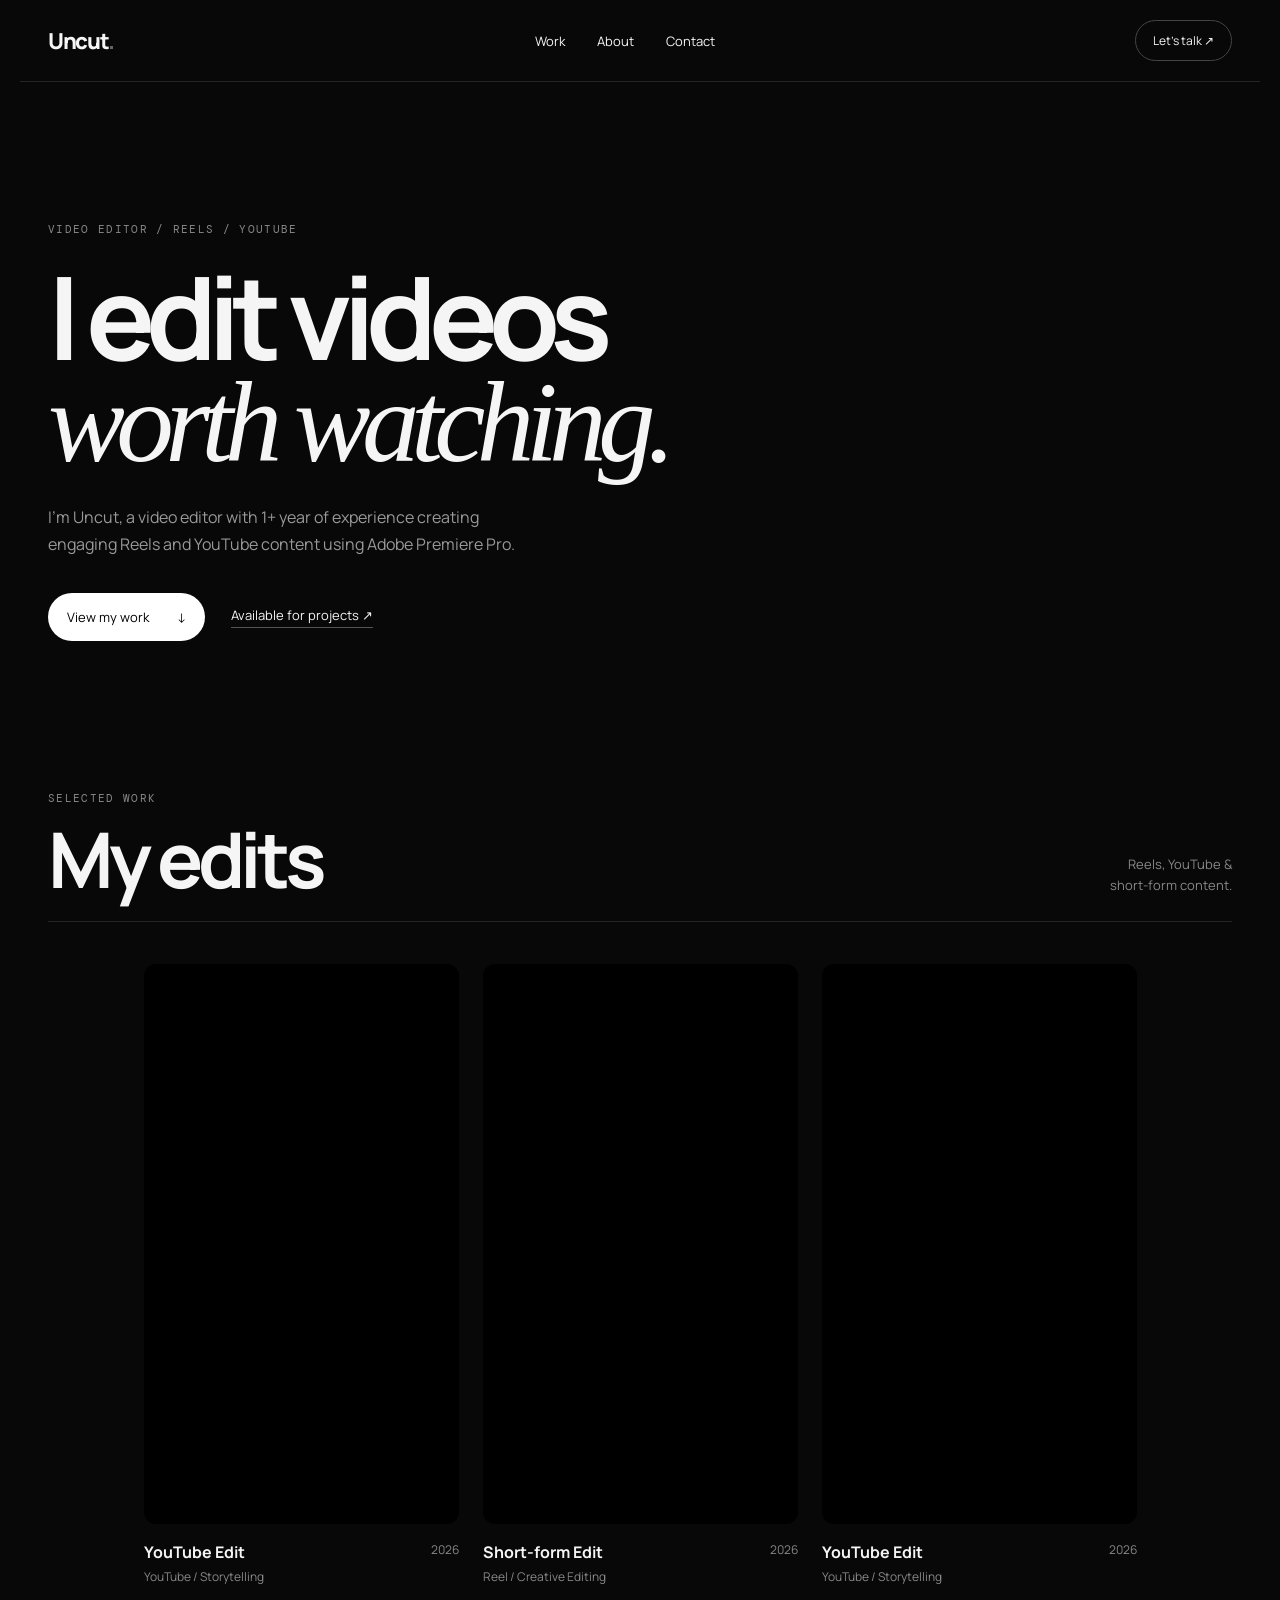
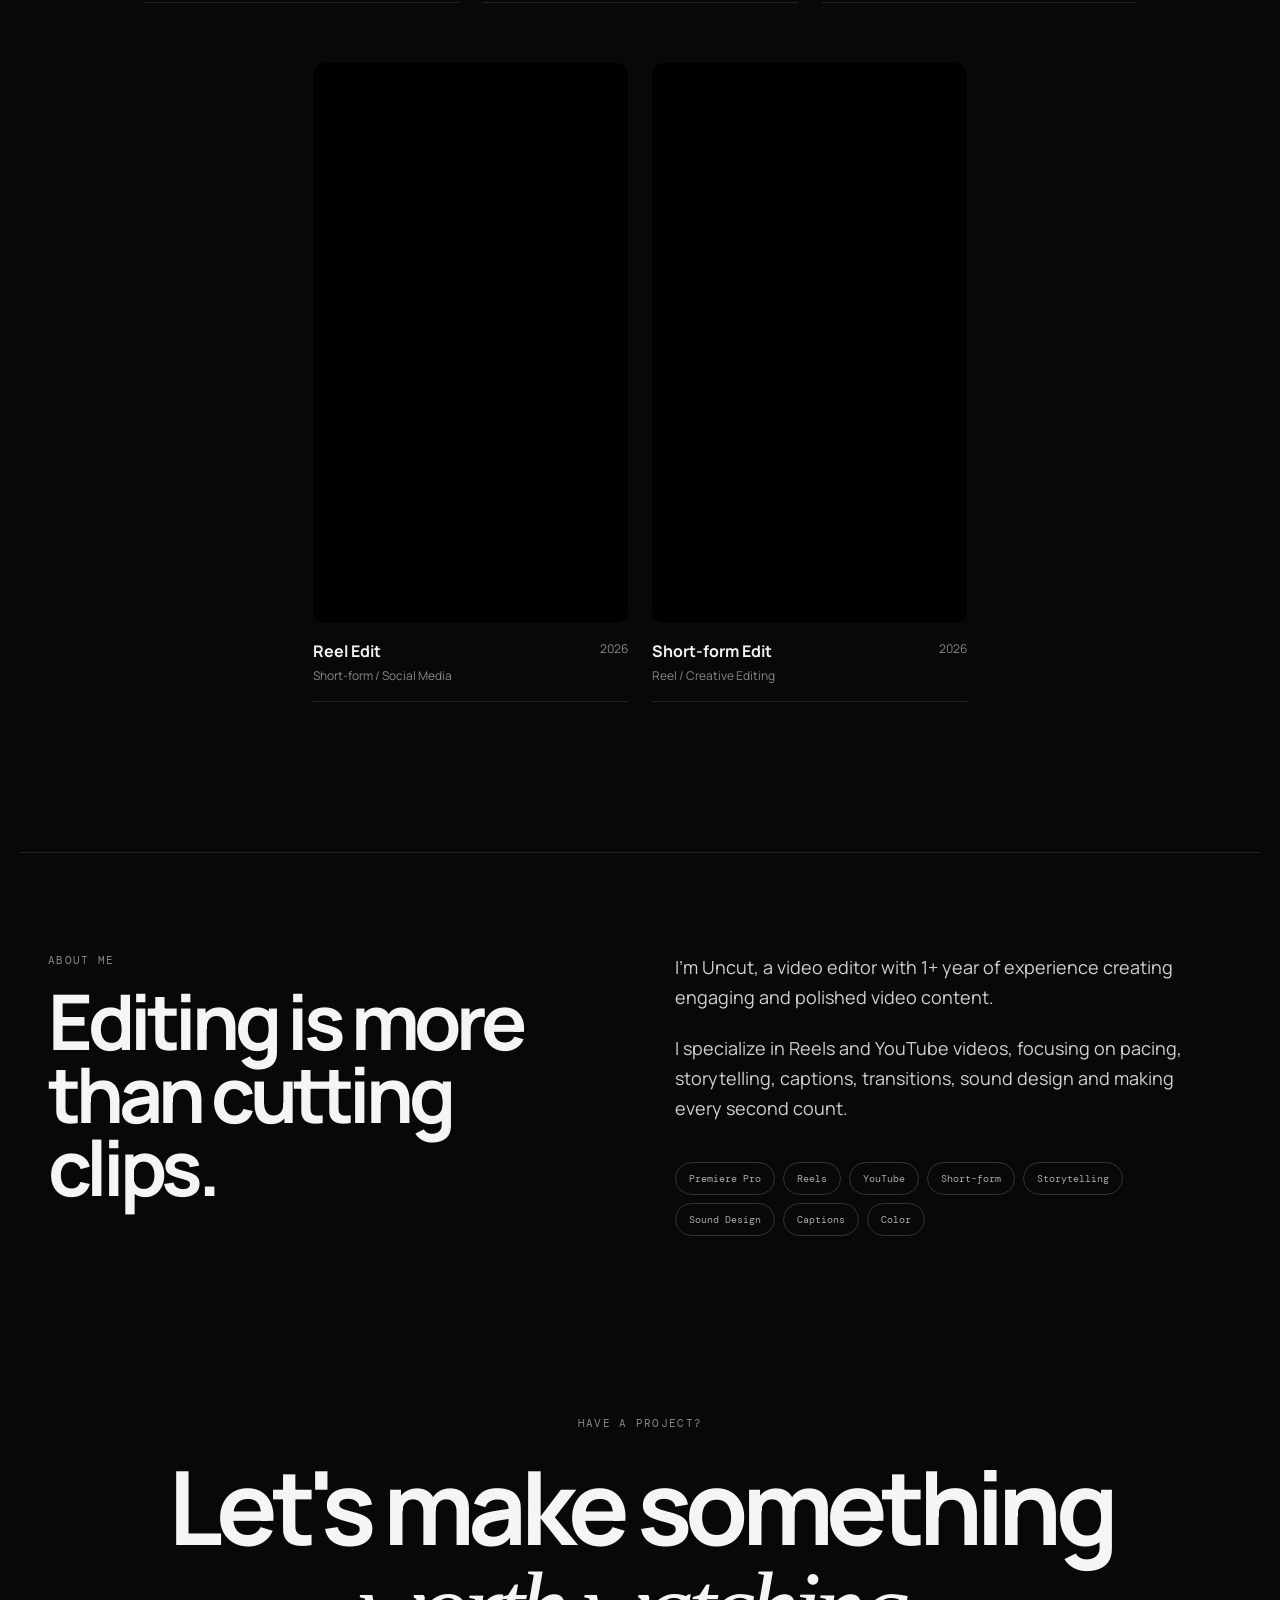
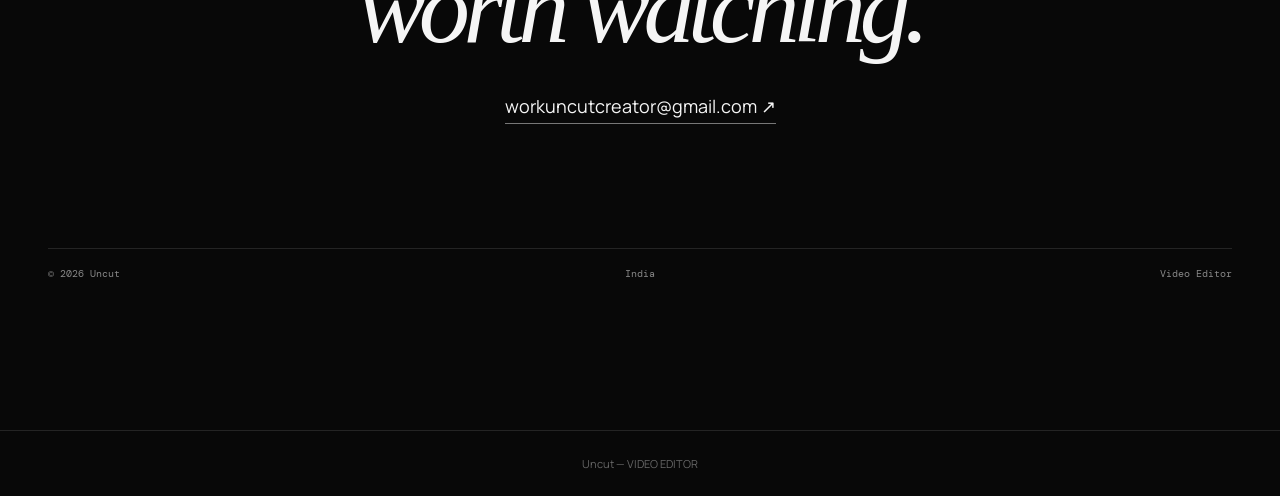
<file: index.html>
<!DOCTYPE html>
<html lang="en">

<head>

  <meta charset="UTF-8">

  <meta
    name="viewport"
    content="width=device-width, initial-scale=1.0"
  >

  <meta
    name="description"
    content="Uncut — Video Editor specializing in Reels and YouTube content."
  >

  <meta
    name="theme-color"
    content="#080808"
  >

  <title>Uncut — Video Editor</title>

  <link rel="stylesheet" href="style.css">

  <link
    href="https://fonts.googleapis.com/css2?family=DM+Mono:wght@400;500&family=Manrope:wght@400;500;600;700;800&display=swap"
    rel="stylesheet"
  >

</head>


<body>


  <!-- =========================
       NAVIGATION
  ========================== -->

  <header class="nav">

    <a class="logo" href="#top">
      Uncut<span>.</span>
    </a>

    <nav>
      <a href="#work">Work</a>
      <a href="#about">About</a>
      <a href="#contact">Contact</a>
    </nav>

    <a class="nav-cta" href="#contact">
      Let's talk ↗
    </a>

  </header>



  <main id="top">


    <!-- =========================
         HERO
    ========================== -->

    <section class="hero">

      <p class="eyebrow">
        VIDEO EDITOR / REELS / YOUTUBE
      </p>

      <h1>
        I edit videos<br>
        <em>worth watching.</em>
      </h1>

      <p class="hero-copy">
        I'm Uncut, a video editor with 1+ year of experience creating
        engaging Reels and YouTube content using Adobe Premiere Pro.
      </p>

      <div class="hero-actions">

        <a
          class="button button-light"
          href="#work"
        >
          View my work <span>↓</span>
        </a>

        <a
          class="text-link"
          href="#contact"
        >
          Available for projects ↗
        </a>

      </div>

    </section>



    <!-- =========================
         WORK
    ========================== -->

    <section
      class="work"
      id="work"
    >

      <div class="section-head">

        <div>

          <p class="eyebrow">
            SELECTED WORK
          </p>

          <h2>
            My edits
          </h2>

        </div>

        <p class="section-note">
          Reels, YouTube &<br>
          short-form content.
        </p>

      </div>



      <!-- =========================
           PROJECTS
      ========================== -->

      <div class="projects">



         <!-- PROJECT 01 -->

        <article class="project">

          <div class="project-video">

            <iframe
              src="https://www.youtube.com/embed/7KtccOV9bDY?controls=0&modestbranding=1&rel=0&playsinline=1&iv_load_policy=3&cc_load_policy=0"
              title="YouTube Edit"
              frameborder="0"
              allow="autoplay; encrypted-media; picture-in-picture"
              allowfullscreen>
            </iframe>

          </div>

          <div class="project-info">

            <div>

              <h3>
                YouTube Edit
              </h3>

              <p>
                YouTube / Storytelling
              </p>

            </div>

            <span>
              2026
            </span>

          </div>

        </article>

        
         <!-- PROJECT 02 -->

        <article class="project">

          <div class="project-video">

            <iframe
              src="https://www.youtube.com/embed/QBpRqiNPQeo?controls=0&modestbranding=1&rel=0&playsinline=1&iv_load_policy=3&cc_load_policy=0"
              title="Short-form Edit"
              frameborder="0"
              allow="autoplay; encrypted-media; picture-in-picture"
              allowfullscreen>
            </iframe>

          </div>

          <div class="project-info">

            <div>

              <h3>
                Short-form Edit
              </h3>

              <p>
                Reel / Creative Editing
              </p>

            </div>

            <span>
              2026
            </span>

          </div>

        </article>

         <!-- PROJECT 03 -->

        <article class="project">

          <div class="project-video">

            <iframe
              src="https://www.youtube.com/embed/ppgjhb_GJis?controls=0&modestbranding=1&rel=0&playsinline=1&iv_load_policy=3&cc_load_policy=0"
              title="YouTube Edit"
              frameborder="0"
              allow="autoplay; encrypted-media; picture-in-picture"
              allowfullscreen>
            </iframe>

          </div>

          <div class="project-info">

            <div>

              <h3>
                YouTube Edit
              </h3>

              <p>
                YouTube / Storytelling
              </p>

            </div>

            <span>
              2026
            </span>

          </div>

        </article>


        <!-- PROJECT 04 -->

        <article class="project">

          <div class="project-video">

            <iframe
              src="https://www.youtube.com/embed/XgaDNE56vc4?controls=0&modestbranding=1&rel=0&playsinline=1&iv_load_policy=3&cc_load_policy=0"
              title="Reel Edit"
              frameborder="0"
              allow="autoplay; encrypted-media; picture-in-picture"
              allowfullscreen>
            </iframe>

          </div>

          <div class="project-info">

            <div>

              <h3>
                Reel Edit
              </h3>

              <p>
                Short-form / Social Media
              </p>

            </div>

            <span>
              2026
            </span>

          </div>

        </article>



       



       


        <!-- PROJECT 05 -->

        <article class="project">

          <div class="project-video">

            <iframe
              src="https://www.youtube.com/embed/g7iPjjB_KsU?controls=0&modestbranding=1&rel=0&playsinline=1&iv_load_policy=3&cc_load_policy=0"
              title="Short-form Edit"
              frameborder="0"
              allow="autoplay; encrypted-media; picture-in-picture"
              allowfullscreen>
            </iframe>

          </div>

          <div class="project-info">

            <div>

              <h3>
                Short-form Edit
              </h3>

              <p>
                Reel / Creative Editing
              </p>

            </div>

            <span>
              2026
            </span>

          </div>

        </article>



       


        <!-- PROJECT 06

        Uncomment this entire section
        when you add your sixth video.

        -->

        <!--

        <article class="project">

          <div class="project-video">

            <iframe
              src="https://www.youtube.com/embed/YOUR_VIDEO_ID?controls=0&modestbranding=1&rel=0&playsinline=1"
              title="Short-form Edit"
              frameborder="0"
              allow="autoplay; encrypted-media; picture-in-picture"
              allowfullscreen>
            </iframe>

          </div>

          <div class="project-info">

            <div>

              <h3>
                Short-form Edit
              </h3>

              <p>
                Reel / Creative Editing
              </p>

            </div>

            <span>
              2026
            </span>

          </div>

        </article>

        -->


      </div>

    </section>



    <!-- =========================
         ABOUT
    ========================== -->

    <section
      class="about"
      id="about"
    >

      <div>

        <p class="eyebrow">
          ABOUT ME
        </p>

        <h2>
          Editing is more<br>
          than cutting clips.
        </h2>

      </div>


      <div class="about-copy">

        <p>
          I'm Uncut, a video editor with 1+ year of experience
          creating engaging and polished video content.
        </p>

        <p>
          I specialize in Reels and YouTube videos, focusing on
          pacing, storytelling, captions, transitions, sound design
          and making every second count.
        </p>


        <div class="skills">

          <span>
            Premiere Pro
          </span>

          <span>
            Reels
          </span>

          <span>
            YouTube
          </span>

          <span>
            Short-form
          </span>

          <span>
            Storytelling
          </span>

          <span>
            Sound Design
          </span>

          <span>
            Captions
          </span>

          <span>
            Color
          </span>

        </div>

      </div>

    </section>



    <!-- =========================
         CONTACT
    ========================== -->

    <section
      class="contact"
      id="contact"
    >

      <p class="eyebrow">
        HAVE A PROJECT?
      </p>

      <h2>
        Let's make something<br>
        <em>worth watching.</em>
      </h2>

      <a
        class="email"
        href="mailto:workuncutcreator@gmail.com"
      >
        workuncutcreator@gmail.com ↗
      </a>


      <div class="contact-bottom">

        <span>
          © 2026 Uncut
        </span>

        <span>
          India
        </span>

        <span>
          Video Editor
        </span>

      </div>

    </section>

  </main>



  <!-- =========================
       FOOTER
  ========================== -->

  <footer>
    Uncut — VIDEO EDITOR
  </footer>


  <script src="script.js"></script>

</body>

</html>
</file>
<file: style.css>
@import url('https://fonts.googleapis.com/css2?family=DM+Mono:wght@400;500&family=Manrope:wght@400;500;600;700;800&display=swap');


/* =========================
   VARIABLES
========================= */

:root {
  --bg: #080808;
  --surface: #111111;
  --surface-2: #171717;

  --text: #f5f5f5;
  --muted: #888888;

  --line: #242424;

  --accent: #ffffff;

  --max: 1240px;
}


/* =========================
   RESET
========================= */

* {
  box-sizing: border-box;
  margin: 0;
  padding: 0;
}

html {
  scroll-behavior: smooth;
}

body {
  background: var(--bg);
  color: var(--text);
  font-family: Manrope, Arial, sans-serif;
}

a {
  color: inherit;
  text-decoration: none;
}


/* =========================
   NAVIGATION
========================= */

.nav {
  height: 82px;
  max-width: var(--max);
  margin: auto;

  padding: 0 28px;

  display: flex;
  align-items: center;
  justify-content: space-between;

  border-bottom: 1px solid var(--line);
}

.logo {
  font-weight: 800;
  letter-spacing: -0.06em;
  font-size: 22px;
}

.logo span {
  color: #666;
}

.nav nav {
  display: flex;
  gap: 32px;
  font-size: 13px;
}

.nav nav a,
.text-link {
  transition: opacity 0.2s ease;
}

.nav nav a:hover,
.text-link:hover {
  opacity: 0.5;
}

.nav-cta {
  border: 1px solid #444;
  border-radius: 100px;

  padding: 11px 17px;

  font-size: 12px;

  transition: all 0.25s ease;
}

.nav-cta:hover {
  background: #fff;
  color: #000;
}


/* =========================
   HERO
========================= */

.hero {
  max-width: var(--max);
  margin: auto;

  padding: 140px 28px 150px;
}

.eyebrow {
  font: 11px "DM Mono", monospace;
  letter-spacing: 0.12em;

  color: var(--muted);
}

.hero h1 {
  font-size: clamp(60px, 9vw, 128px);

  line-height: 0.88;

  letter-spacing: -0.075em;

  margin: 30px 0;

  max-width: 1050px;
}

em {
  font-family: Georgia, serif;
  font-weight: 400;
}

.hero-copy {
  max-width: 500px;

  color: #999;

  line-height: 1.7;

  font-size: 16px;
}

.hero-actions {
  display: flex;
  align-items: center;

  gap: 26px;

  margin-top: 35px;
}

.button {
  display: inline-flex;

  gap: 28px;

  align-items: center;

  padding: 15px 19px;

  border-radius: 100px;

  font-size: 13px;

  transition: all 0.25s ease;
}

.button-light {
  background: #fff;
  color: #000;
}

.button-light:hover {
  background: #ccc;
}

.text-link {
  font-size: 13px;

  border-bottom: 1px solid #555;

  padding-bottom: 3px;
}


/* =========================
   WORK
========================= */

.work,
.about,
.contact {
  max-width: var(--max);

  margin: auto;

  padding: 0 28px 150px;
}

.section-head {
  display: flex;

  justify-content: space-between;

  align-items: end;

  border-bottom: 1px solid var(--line);

  padding-bottom: 25px;

  margin-bottom: 42px;
}

h2 {
  font-size: clamp(42px, 6vw, 78px);

  letter-spacing: -0.065em;

  line-height: 0.95;

  margin-top: 18px;
}

.section-note {
  font-size: 13px;

  line-height: 1.6;

  color: var(--muted);

  text-align: right;
}


/* =========================
   PROJECTS
========================= */

/*
   FLEXBOX IS USED HERE.

   5 VIDEOS:

          1     2     3

            4     5


   6 VIDEOS:

          1     2     3

          4     5     6

   The last row automatically centers.
*/

.projects {
  display: flex;

  flex-wrap: wrap;

  justify-content: center;

  align-items: flex-start;

  gap: 60px 24px;

  width: 100%;
}


/* =========================
   PROJECT CARD
========================= */

.project {
  width: 315px;

  flex: 0 0 315px;

  min-width: 0;
}


/* =========================
   YOUTUBE SHORT
========================= */

.project-video {
  width: 315px;

  height: 560px;

  margin: 0 auto;

  overflow: hidden;

  background: #000;

  border-radius: 12px;
}

.project-video iframe {
  width: 100%;

  height: 100%;

  display: block;

  border: 0;
}


/* =========================
   PROJECT INFO
========================= */

.project-info {
  display: flex;

  justify-content: space-between;

  padding: 17px 0;

  border-bottom: 1px solid var(--line);

  font-size: 12px;
}

.project-info h3 {
  font-size: 16px;

  margin-bottom: 5px;
}

.project-info p,
.project-info > span {
  color: var(--muted);
}


/* =========================
   ABOUT
========================= */

.about {
  border-top: 1px solid var(--line);

  padding-top: 100px;

  display: grid;

  grid-template-columns: 1fr 1fr;

  gap: 70px;
}

.about-copy {
  max-width: 530px;
}

.about-copy > p {
  font-size: 18px;

  line-height: 1.65;

  margin-bottom: 22px;

  color: #d0d0d0;
}

.skills {
  display: flex;

  flex-wrap: wrap;

  gap: 8px;

  margin-top: 38px;
}

.skills span {
  border: 1px solid #333;

  border-radius: 100px;

  padding: 9px 13px;

  font: 10px "DM Mono", monospace;

  color: #aaa;
}


/* =========================
   CONTACT
========================= */

.contact {
  padding-top: 30px;

  text-align: center;
}

.contact h2 {
  font-size: clamp(50px, 8vw, 105px);

  margin: 28px 0 38px;
}

.email {
  font-size: 18px;

  border-bottom: 1px solid #777;

  padding-bottom: 5px;

  transition: opacity 0.2s ease;
}

.email:hover {
  opacity: 0.5;
}

.contact-bottom {
  margin-top: 130px;

  border-top: 1px solid var(--line);

  padding-top: 18px;

  display: flex;

  justify-content: space-between;

  color: var(--muted);

  font: 10px "DM Mono", monospace;
}


/* =========================
   FOOTER
========================= */

footer {
  text-align: center;

  border-top: 1px solid var(--line);

  padding: 25px;

  color: #666;

  font-size: 11px;
}


/* =========================
   TABLET
========================= */

@media (max-width: 1100px) {

  .projects {
    gap: 50px 24px;
  }

}


/* =========================
   MOBILE
========================= */

@media (max-width: 700px) {

  /* NAV */

  .nav {
    height: 70px;

    padding: 0 18px;
  }

  .nav nav {
    display: none;
  }

  .nav-cta {
    padding: 9px 12px;
  }


  /* HERO */

  .hero {
    padding: 90px 18px 100px;
  }

  .hero h1 {
    font-size: 62px;
  }

  .hero-copy {
    font-size: 14px;
  }

  .hero-actions {
    align-items: flex-start;

    flex-direction: column;
  }


  /* WORK */

  .work,
  .about,
  .contact {
    padding-left: 18px;

    padding-right: 18px;
  }

  .section-head {
    display: block;
  }

  .section-note {
    text-align: left;

    margin-top: 25px;
  }


  /* VIDEOS */

  .projects {
    flex-direction: column;

    align-items: center;

    gap: 50px;
  }

  .project {
    width: 315px;

    flex: 0 0 315px;
  }

  .project-video {
    width: 315px;

    height: 560px;
  }


  /* ABOUT */

  .about {
    grid-template-columns: 1fr;

    gap: 35px;

    padding-top: 70px;
  }

  .about-copy > p {
    font-size: 16px;
  }


  /* CONTACT */

  .contact-bottom {
    margin-top: 90px;

    gap: 15px;

    flex-wrap: wrap;

    justify-content: center;
  }

}
</file>
